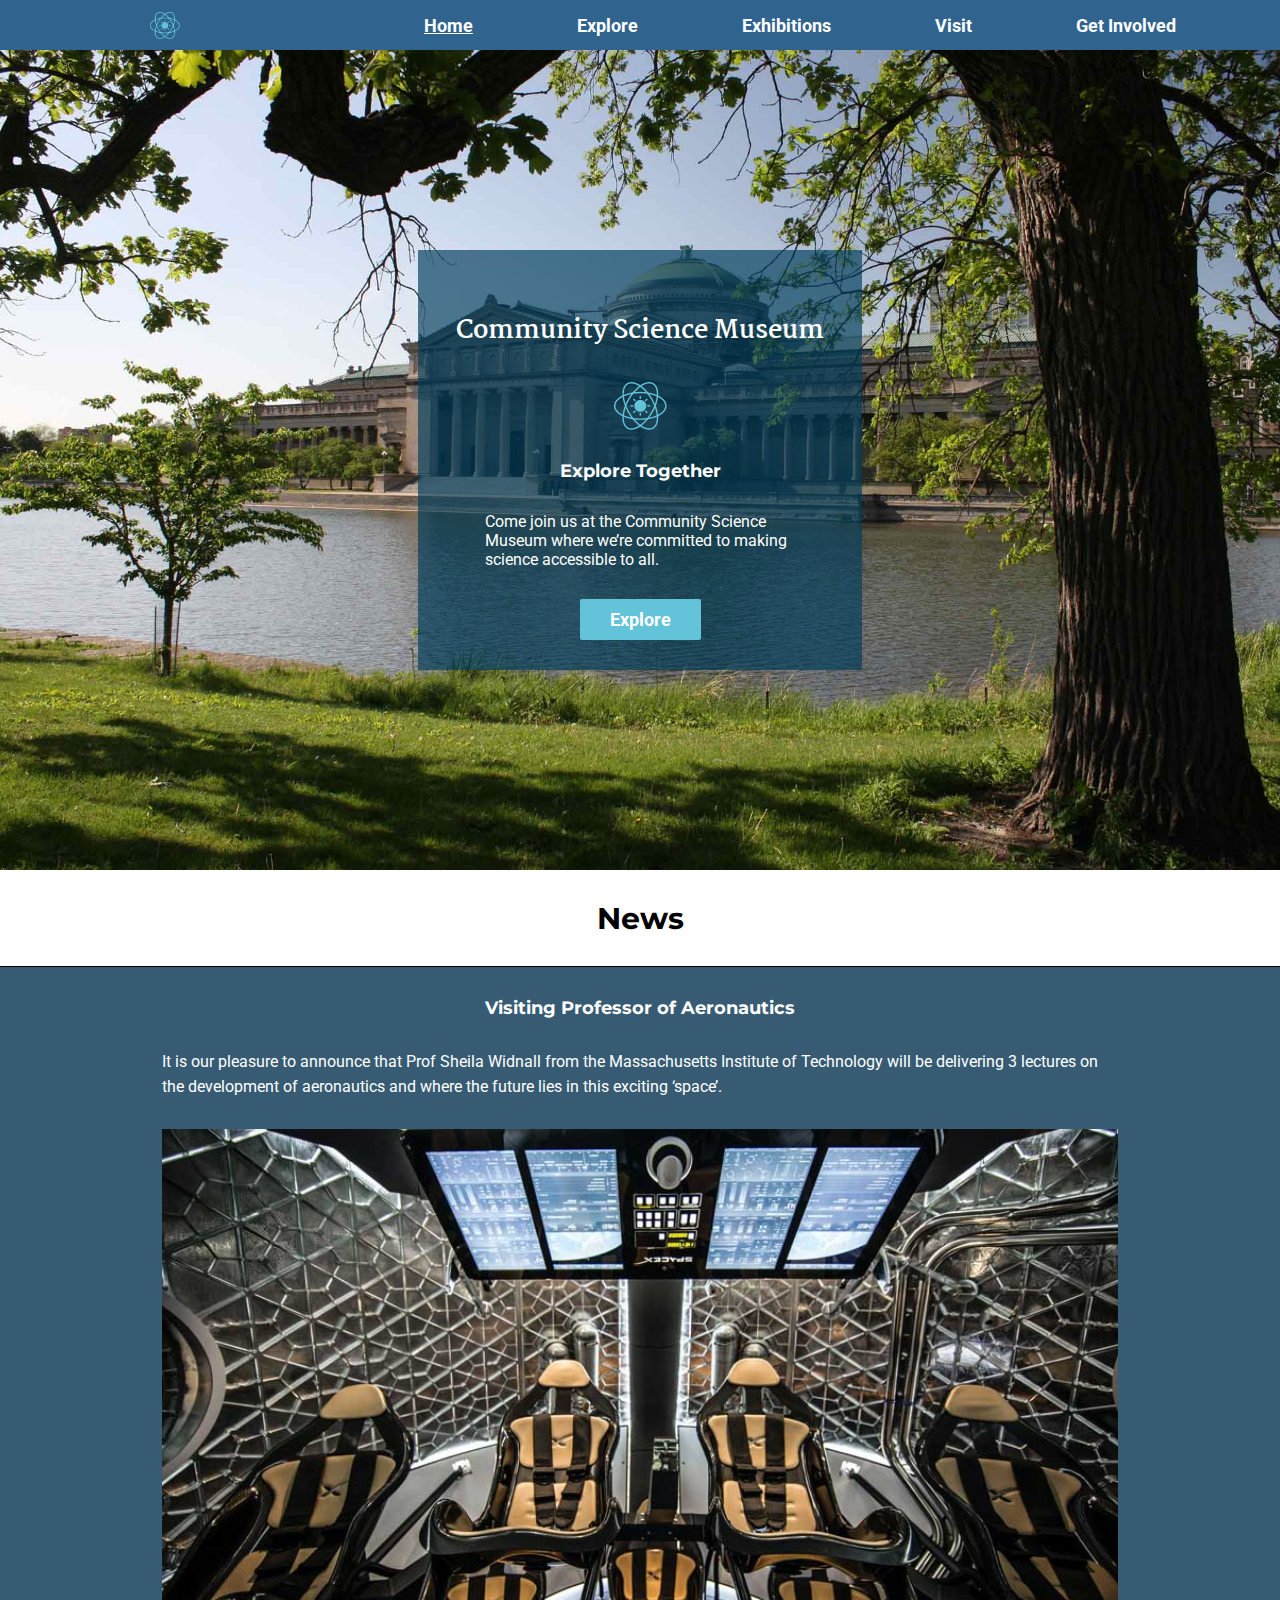
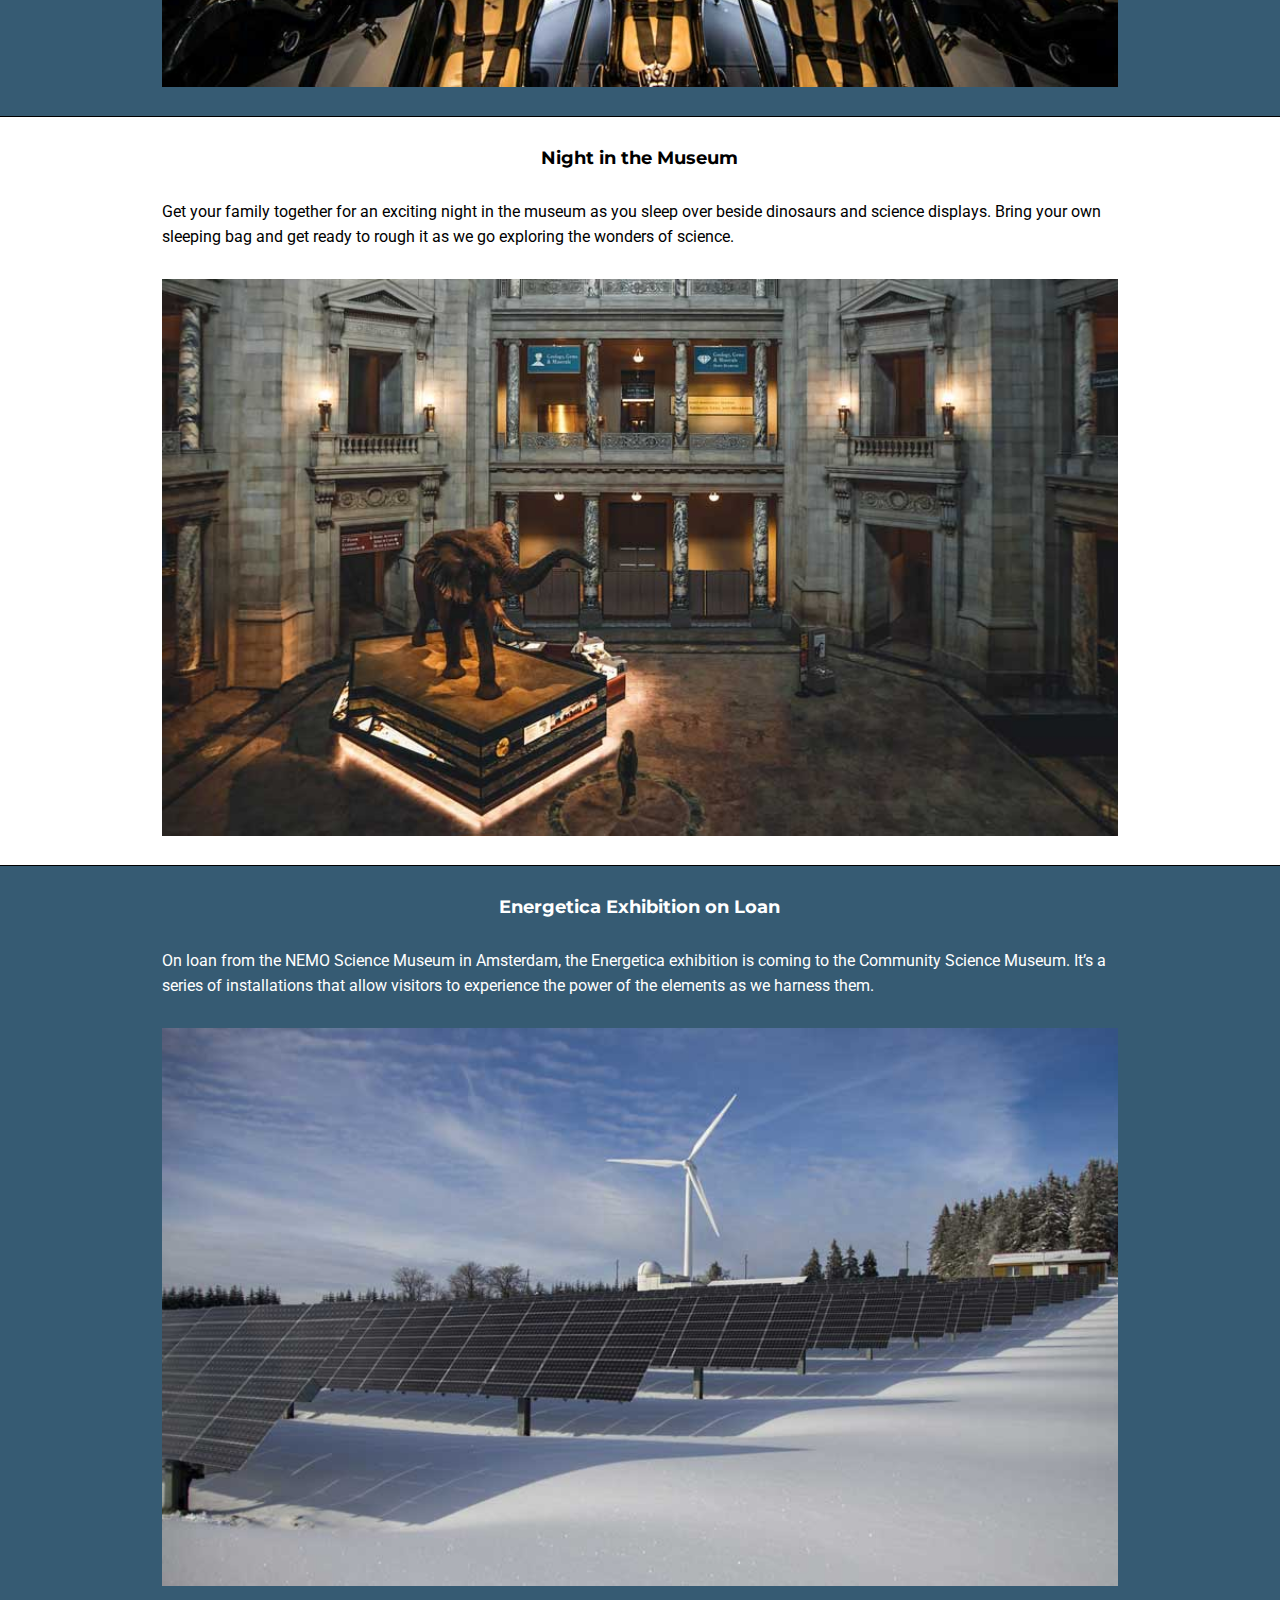
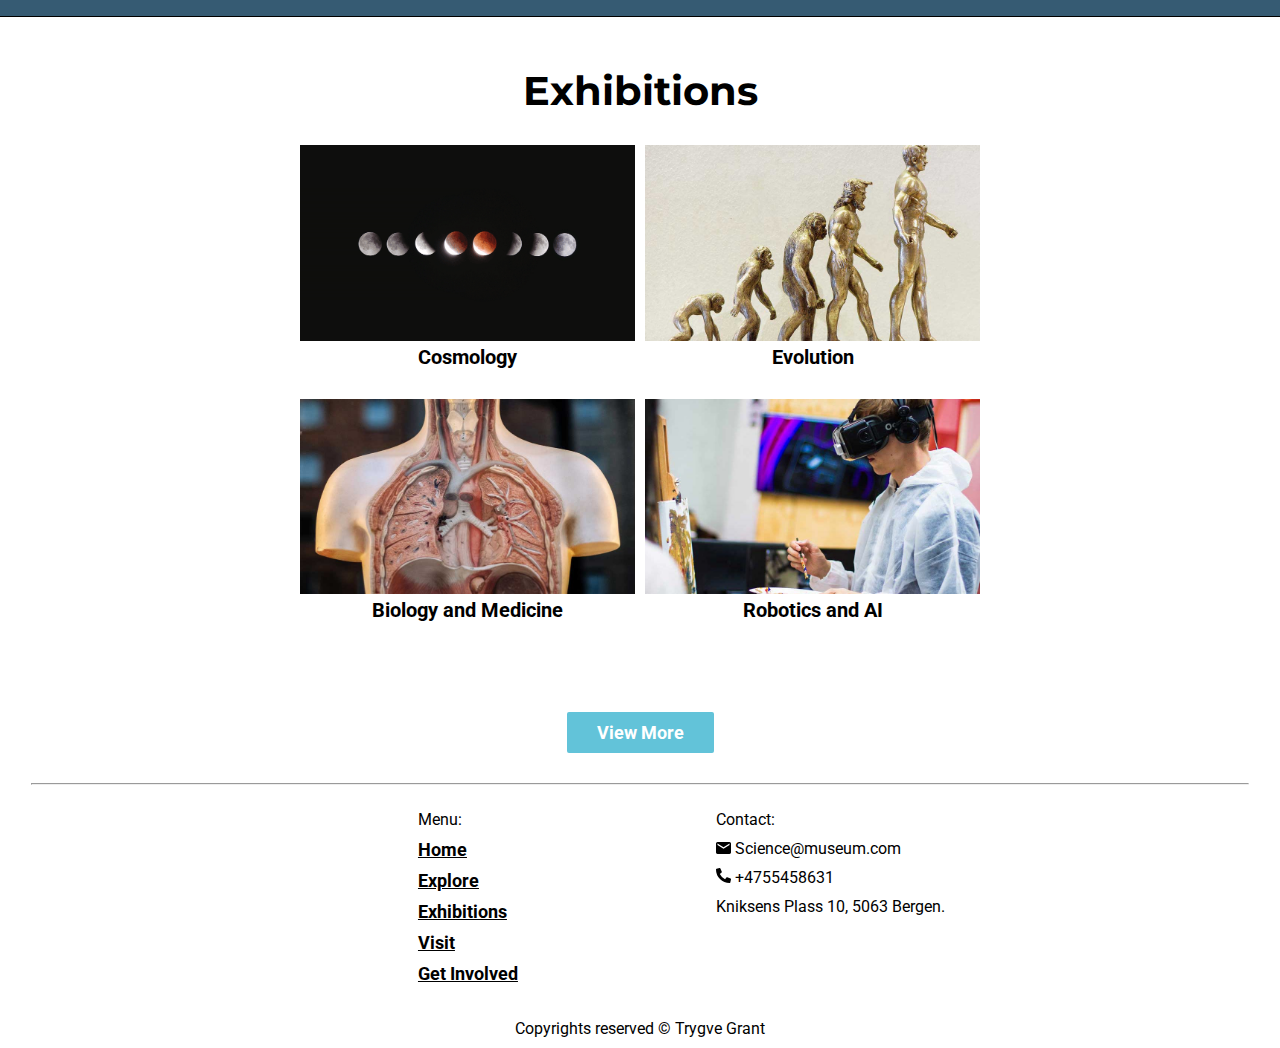
<file: index.html>
<!DOCTYPE html>
<html lang="en">
<head>
    <meta charset="UTF-8">
    <meta name="viewport" content="width=device-width, initial-scale=1.0">
    <title>Community Science Museum</title>
    <meta name="description" content="Come join us at the Community Science Museum where we’re committed 
    to making science accessible to all.">
    <link rel="stylesheet" href="style.css">
</head>
<body>
   <header>
        <div class="header-logo">
            <a href="#"><img src="/optimalisert/icon-1719742.png" alt="Logo"></a>
        </div>
        <nav>
            <ul class="navbar-head">
                <li><a id="activehead" href="#">Home</a></li>
                <li><a href="/explore.html">Explore</a></li>
                <li><a href="/Exhibitions.html">Exhibitions</a></li>
                <li><a href="/visit.html">Visit</a></li>
                <li><a href="/involved.html">Get Involved</a></li>
            </ul>
        </nav>
        <div class="hamburger">
            <img class="burgerjs" src="/optimalisert/burger2x.png" alt="Hamburger meny">
        </div>
    </header>
<main>
    <ul class="navbar">
        <li id="active"><a href="#">Home</a></li>
        <li><a href="/explore.html">Explore</a></li>
        <li><a href="/Exhibitions.html">Exhibitions</a></li>
        <li><a href="/visit.html">Visit</a></li>
        <li><a href="/involved.html">Get Involved</a></li>
    </ul>
    <div class="hero">
        <div class="indexbox">
            <h1>Community Science Museum</h1>
            <div class="logo">
                <img src="/optimalisert/icon-1719742.png" alt="Logo">
            </div>
            <h2>Explore Together</h2>
            <p>Come join us at the Community Science Museum where we’re committed 
            to making science accessible to all.
            </p>
            <a class="btn" href="/explore.html">Explore</a>
            <img src="/optimalisert/skalert/andrew-ruiz-348421.jpg" alt="Space Man Picture" id="space">
        </div>
    </div>
    <h2 id="news">News</h2>
    <div class="newz">
        <div class="cards dark">
            <div class="images">
                <h3>Visiting Professor of Aeronautics</h3>
                <p>It is our pleasure to announce that Prof Sheila Widnall from 
                the Massachusetts Institute of Technology will be delivering 3 
                lectures on the development of aeronautics and where the future 
                lies in this exciting ‘space’.
                </p>
                <img src="/optimalisert/skalert/Spaceship.jpg" alt="Inside Spaceship">
            </div>
        </div>
        <div class="cards">
            <div class="images">
                <h3>Night in the Museum</h3>
                <p>Get your family together for an exciting night in the 
                    museum as you sleep over beside dinosaurs and science displays. 
                    Bring your own sleeping bag and get ready to rough it as we go 
                    exploring the wonders of science.
                </p>
                <img src="/optimalisert/skalert/roberto-nickson-396152.jpg" alt="Night at the museum">
            </div>
        </div>
        <div class="cards dark">
            <div class="images">
                <h3>Energetica Exhibition on Loan</h3>
                <p>On loan from the NEMO Science Museum in Amsterdam, the Energetica 
                    exhibition is coming to the Community Science Museum. It’s a 
                    series of installations that allow visitors to experience the 
                    power of the elements as we harness them. 
                </p>
                <img src="/optimalisert/skalert/SolarPower.jpg" alt="Image of Solar power">
            </div>
        </div>
    </div>
    <h3 id="exhibit">Exhibitions</h3>
    <div class="exhibitions">
        <figure>
            <img src="/optimalisert/skalert/celso-405219.png" alt="Lunar cycle">
            <figcaption>Cosmology</figcaption>
        </figure>
        <figure>
            <img src="/optimalisert/skalert/evolution-4107273_1920.jpg" alt="Evolution">
            <figcaption>Evolution</figcaption>
        </figure>
        <figure>
            <img src="/optimalisert/skalert/samuel-zeller-113381.jpg" alt="The human body">
            <figcaption>Biology and Medicine</figcaption>
        </figure>
        <figure>
            <img src="/optimalisert/skalert/billetto-editorial-334686.jpg" alt="VR painting">
            <figcaption>Robotics and AI</figcaption>
        </figure>
    </div>
    <div class="exhibitbtn">
        <a class="btn" href="/Exhibitions.html">View More</a>
    </div>
</main>
<hr id="line">
<footer class="footergrid">
    <div class="fmenu">
        <p>Menu:</p>
        <p><a href="/index.html">Home</a></p>
        <p><a href="/explore.html">Explore</a></p>
        <p><a href="/Exhibitions.html">Exhibitions</a></p>
        <p><a href="/visit.html">Visit</a></p>
        <p><a href="/involved.html">Get Involved</a></p>
    </div>
    <div class="fcontact">
        <p>Contact:</p>
        <p><img src="/optimalisert/Iconmaterial-email.svg" alt="Email Icon"> Science@museum.com</p>
        <p><img src="/optimalisert/Iconawesome-phone-alt.svg" alt="Phone icon"> +4755458631</p>
        <p>Kniksens Plass 10, 5063 Bergen.</p>
    </div>
    <p id="copyright">Copyrights reserved © Trygve Grant</p>
</footer>
    <script src="./js/script.js">
    </script>
</body>
</html>
</file>
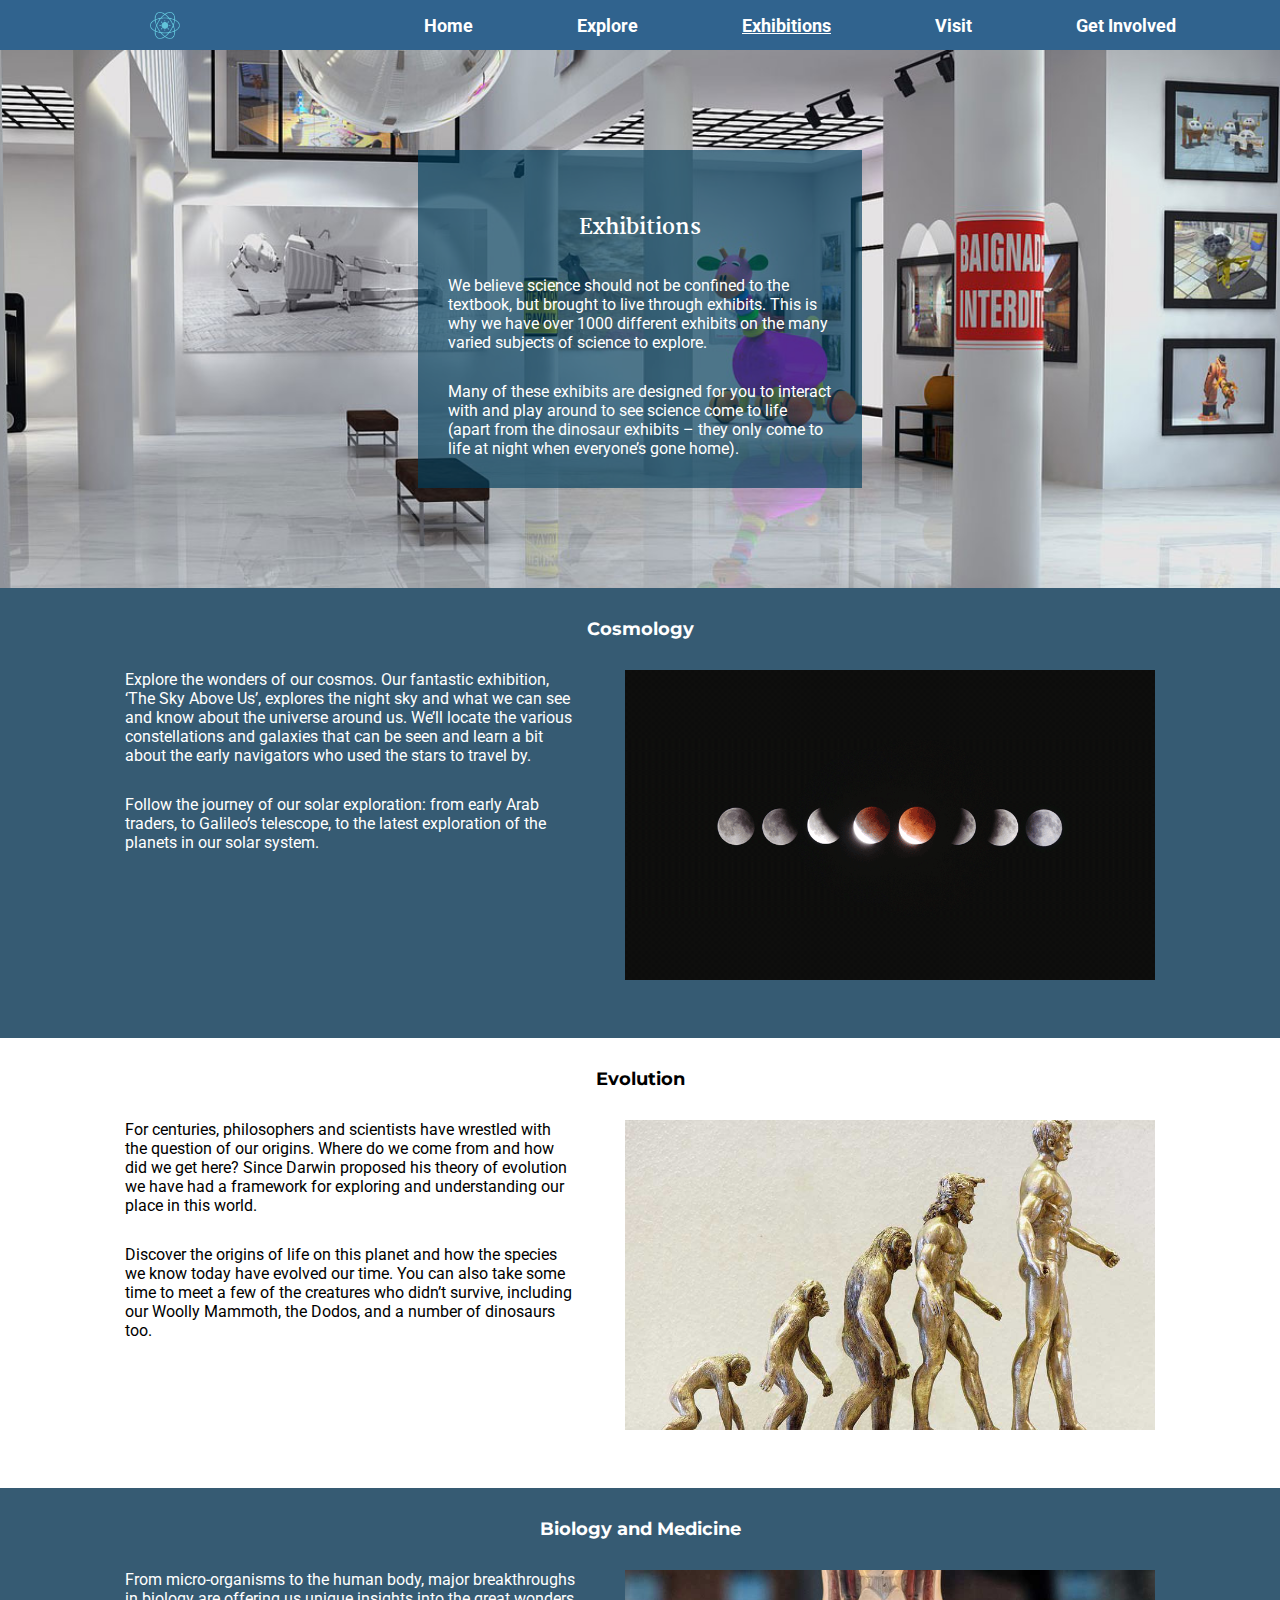
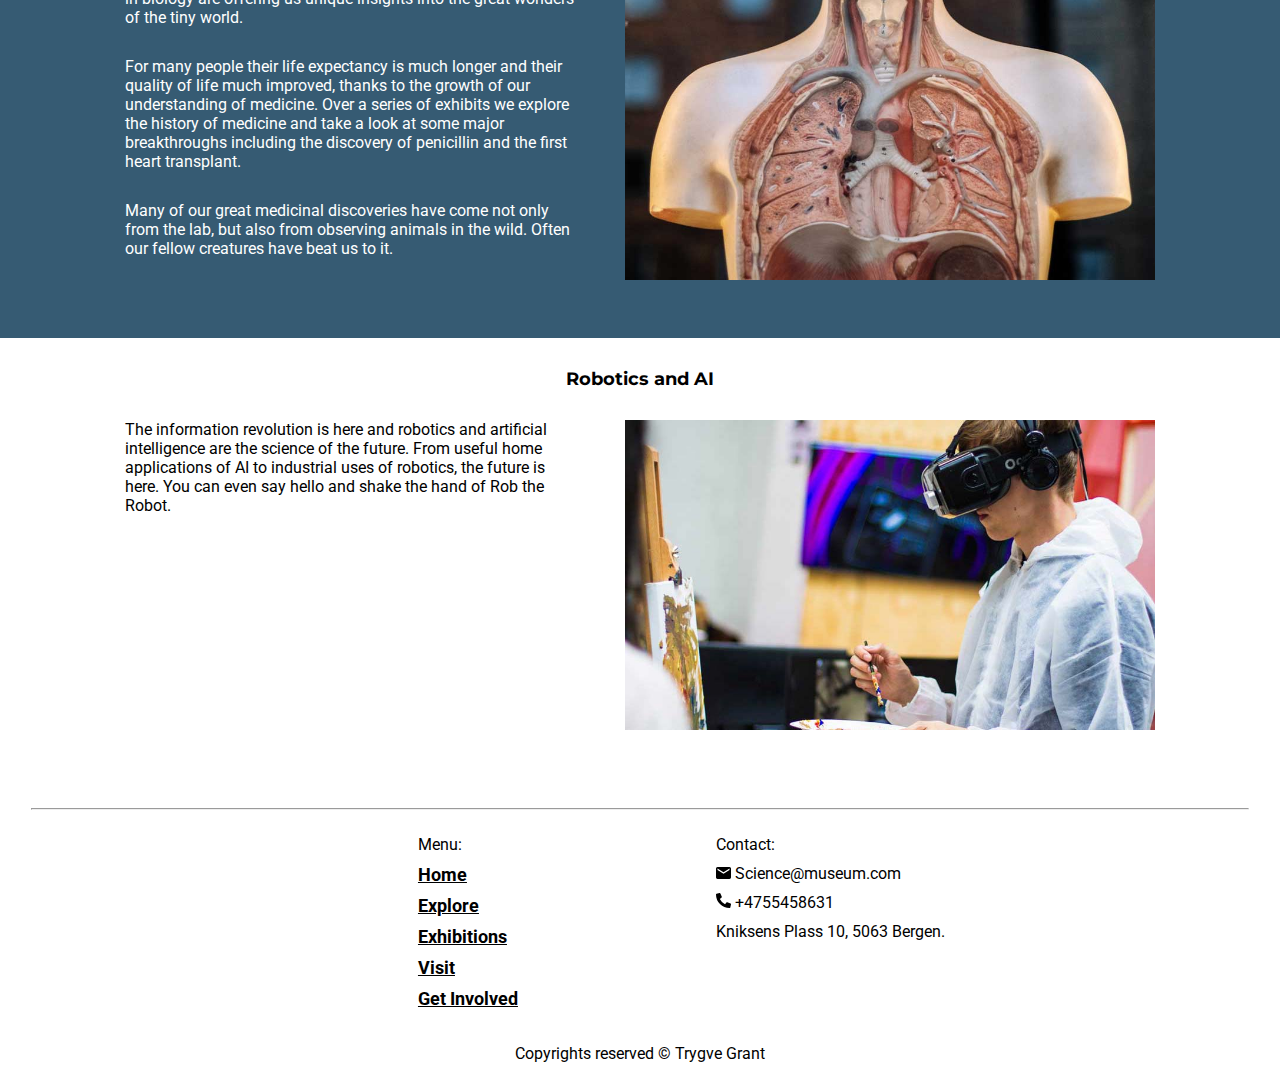
<file: Exhibitions.html>
<!DOCTYPE html>
<html lang="en">
<head>
    <meta charset="UTF-8">
    <meta name="viewport" content="width=device-width, initial-scale=1.0">
    <title>Exhibitions | Community Science Museum</title>
    <meta name="description" content="We believe science should not be confined to the textbook, 
    but brought to live through exhibits.">
    <link rel="stylesheet" href="style.css">
</head>
<body>
    <header>
        <div class="header-logo">
            <a href="/index.html"><img src="/optimalisert/icon-1719742.png" alt="Logo"></a>
        </div>
        <nav>
            <ul class="navbar-head">
                <li><a href="/index.html">Home</a></li>
                <li><a href="/explore.html">Explore</a></li>
                <li><a id="activehead" href="#">Exhibitions</a></li>
                <li><a href="/visit.html">Visit</a></li>
                <li><a href="/involved.html">Get Involved</a></li>
            </ul>
        </nav>
        <div class="hamburger">
            <img class="burgerjs" src="/optimalisert/burger2x.png" alt="Hamburger meny">
        </div>
    </header>
    <main>
        <ul class="navbar">
            <li><a href="/index.html">Home</a></li>
            <li><a href="/explore.html">Explore</a></li>
            <li id="active"><a href="#">Exhibitions</a></li>
            <li><a href="/visit.html">Visit</a></li>
            <li><a href="/involved.html">Get Involved</a></li>
        </ul>
        <div class="hero-exhibit">
            <div class="box">
                <h1>Exhibitions</h1>
                <p>We believe science should not be confined to the textbook, 
                    but brought to live through exhibits. This is why we have 
                    over 1000 different exhibits on the many varied subjects of 
                    science to explore. 
                </p>
                <p>Many of these exhibits are designed for 
                    you to interact with and play around to see science come to 
                    life (apart from the dinosaur exhibits – they only come to 
                    life at night when everyone’s gone home).
                </p>
                <img id="mammoth" src="/optimalisert/skalert/mammoth.jpg" alt="Mammoth skeleton">
            </div>
        </div>
        <div class="blocks-exhibit dark">
            <h3>Cosmology</h3>
            <div class="rev">
                <div class="exbox">  
                    <p>Explore the wonders of our cosmos. Our fantastic exhibition, 
                        ‘The Sky Above Us’, explores the night sky and what we can 
                        see and know about the universe around us. We’ll locate the
                        various constellations and galaxies that can be seen and 
                        learn a bit about the early navigators who used the stars 
                        to travel by.
                    </p>
                    <p>Follow the journey of our solar exploration: from early
                        Arab traders, to Galileo’s telescope, to the latest
                        exploration of the planets in our solar system.
                    </p>
                </div>
                <div class="pics">
                    <img src="/optimalisert/skalert/celso-405219.png" alt="Lunar cycle">
                </div>
            </div>
        </div>
        <div class="blocks-exhibit">
            <h3>Evolution</h3>
            <div class="rev">
                <div class="exbox">
                    <p>For centuries, philosophers and scientists have wrestled with
                        the question of our origins. Where do we come from and how 
                        did we get here? Since Darwin proposed his theory of 
                        evolution we have had a framework for exploring and 
                        understanding our place in this world.
                    </p>
                    <p>Discover the origins of life on this planet and how the species
                        we know today have evolved our time. You can also take some
                        time to meet a few of the creatures who didn’t survive, 
                        including our Woolly Mammoth, the Dodos, and a number of 
                        dinosaurs too.
                    </p>
                </div>
                <div class="pics">
                    <img src="/optimalisert/skalert/evolution-4107273_1920.jpg" alt="Evolution">
                </div>
            </div>
        </div>
        <div class="blocks-exhibit dark"> 
            <h3>Biology and Medicine</h3>
            <div class="rev">
                <div class="exbox">   
                    <p>From micro-organisms to the human body, major breakthroughs
                        in biology are offering us unique insights into the great
                        wonders of the tiny world.
                    </p>
                    <p>For many people their life expectancy is much longer and
                        their quality of life much improved, thanks to the growth
                        of our understanding of medicine. Over a series of exhibits
                        we explore the history of medicine and take a look at some
                            major breakthroughs including the discovery of penicillin
                            and the first heart transplant.
                    </p>
                    <p>Many of our great medicinal discoveries have come not only
                        from the lab, but also from observing animals in the wild.
                        Often our fellow creatures have beat us to it.
                    </p>
                </div>
                <div class="pics">
                    <img src="/optimalisert/skalert/samuel-zeller-113381.jpg" alt="The Human Body">
                </div>
            </div>
        </div>
        <div class="blocks-exhibit">
            <h3>Robotics and AI</h3>
            <div class="rev">
                <div class="exbox"> 
                    <p>The information revolution is here and robotics and
                    artificial intelligence are the science of the future.
                    From useful home applications of AI to industrial uses
                    of robotics, the future is here. You can even say hello
                        and shake the hand of Rob the Robot.
                    </p>
                </div>
                <div class="pics">
                    <img src="/optimalisert/skalert/billetto-editorial-334686.jpg" alt="VR painting">
                </div>
            </div>
        </div>
    </main>
    <hr>
    <footer class="footergrid">
        <div class="fmenu">
            <p>Menu:</p>
            <p><a href="/index.html">Home</a></p>
            <p><a href="/explore.html">Explore</a></p>
            <p><a href="/Exhibitions.html">Exhibitions</a></p>
            <p><a href="/visit.html">Visit</a></p>
            <p><a href="/involved.html">Get Involved</a></p>
        </div>
        <div class="fcontact">
            <p>Contact:</p>
            <p><img src="/optimalisert/Iconmaterial-email.svg" alt="Email Icon"> Science@museum.com</p>
            <p><img src="/optimalisert/Iconawesome-phone-alt.svg" alt="Phone icon"> +4755458631</p>
            <p>Kniksens Plass 10, 5063 Bergen.</p>
        </div>
        <p id="copyright">Copyrights reserved © Trygve Grant</p>
    </footer>
    <script src="./js/script.js">
    </script>
</body>
</html>
</file>
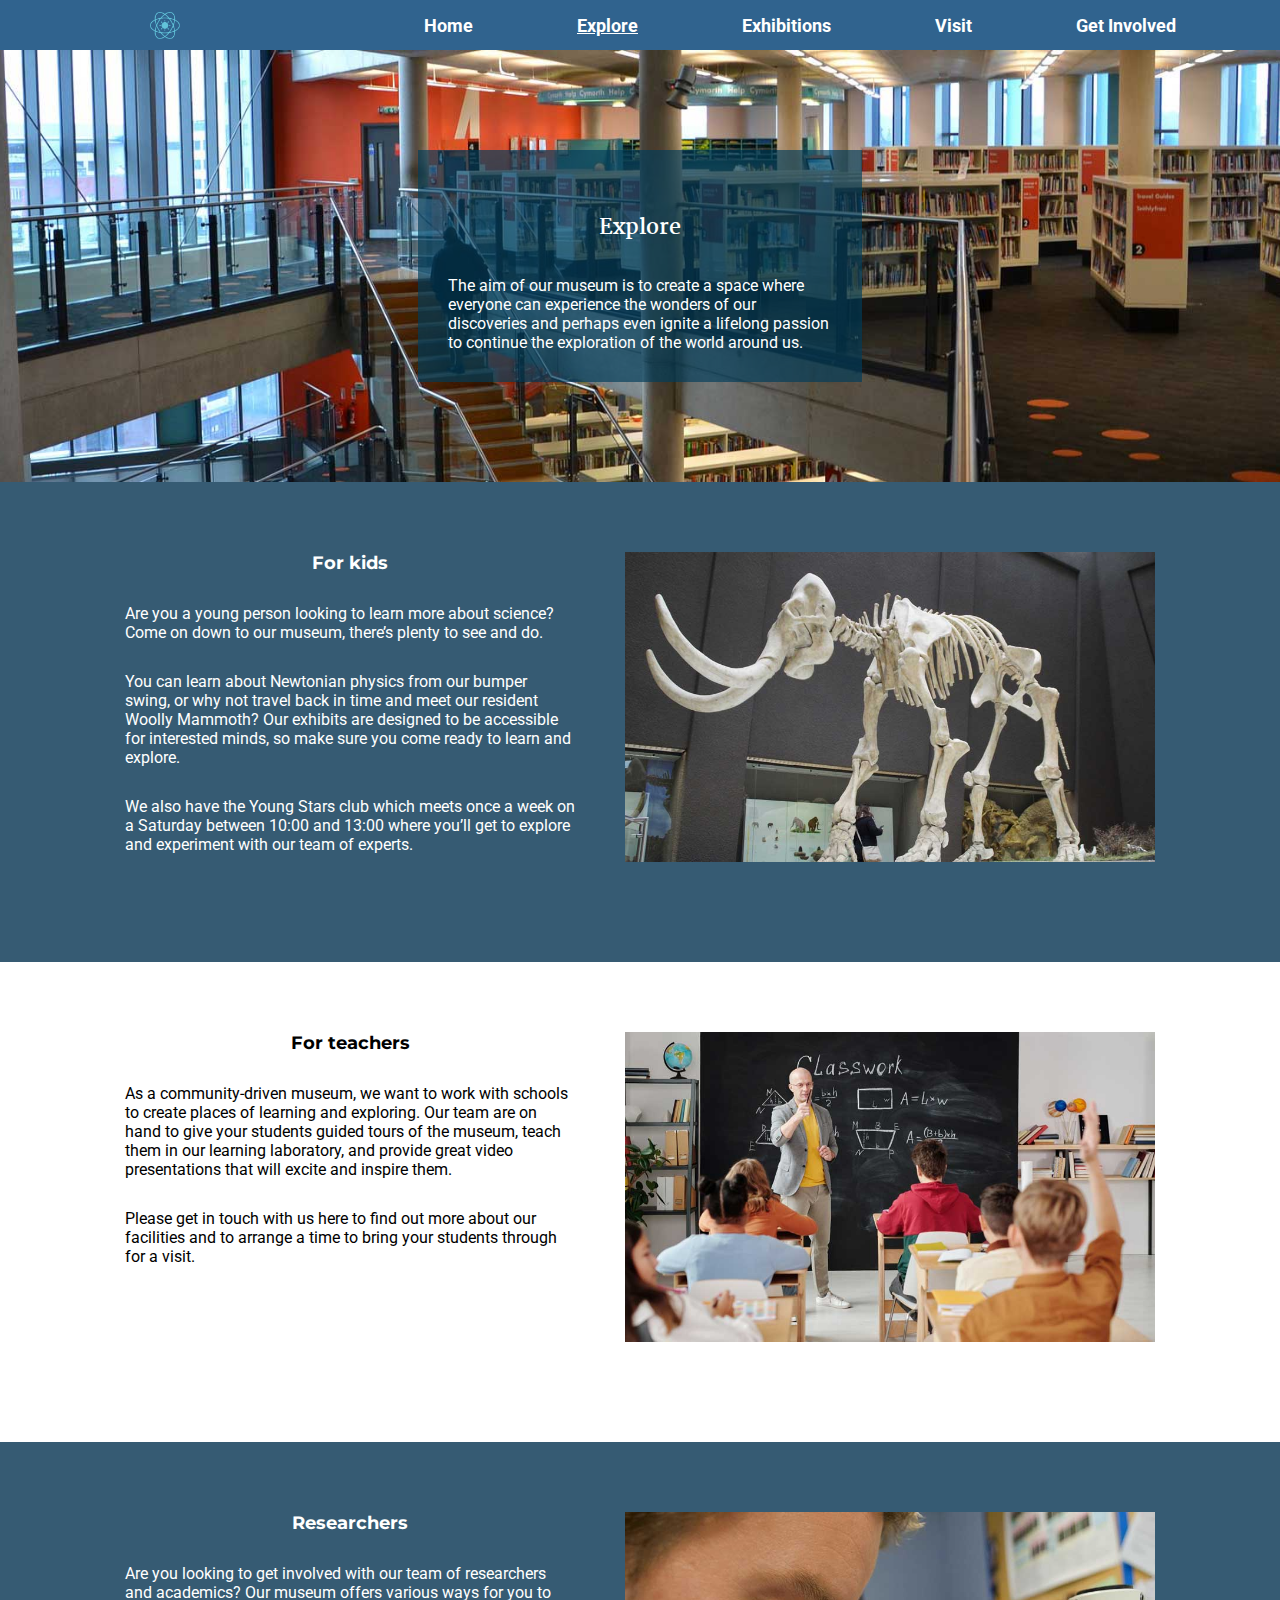
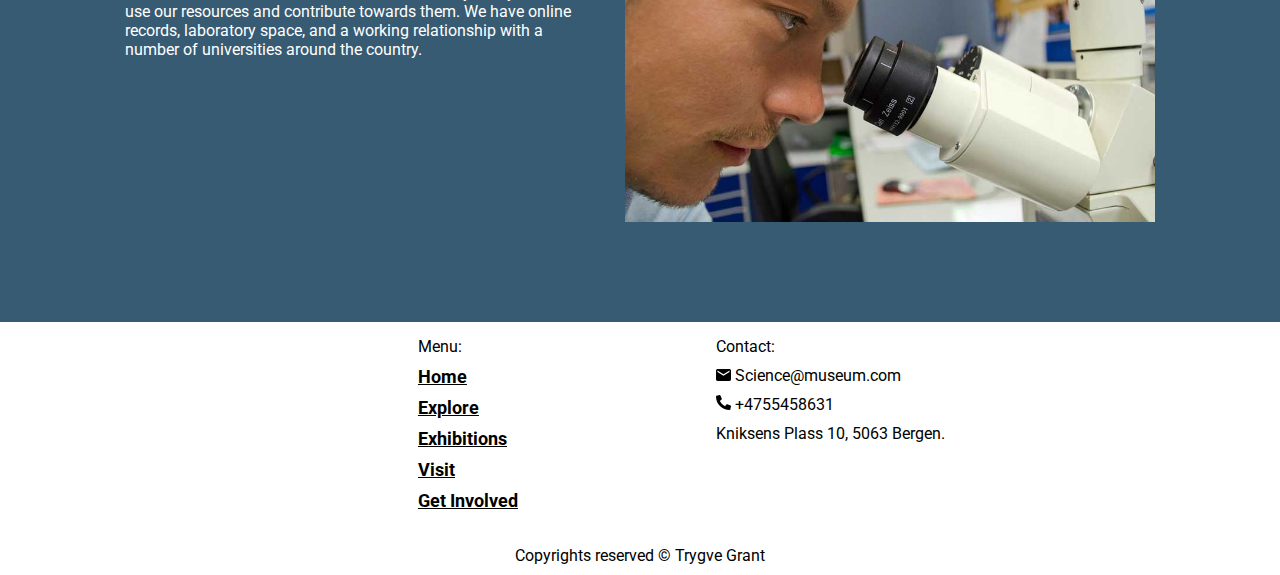
<file: explore.html>
<!DOCTYPE html>
<html lang="en">
<head>
    <meta charset="UTF-8">
    <meta name="viewport" content="width=device-width, initial-scale=1.0">
    <title>Explore | Community Science Museum</title>
    <meta name="description" content="The aim of our museum is to create a space where everyone 
    can experience the wonders of our discoveries.">
    <link rel="stylesheet" href="style.css">
</head>
<body>
    <header>
        <div class="header-logo">
            <a href="/index.html"><img src="/optimalisert/icon-1719742.png" alt="Logo"></a>
        </div>
        <nav>
            <ul class="navbar-head">
                <li><a href="/index.html">Home</a></li>
                <li><a id="activehead" href="#">Explore</a></li>
                <li><a href="/Exhibitions.html">Exhibitions</a></li>
                <li><a href="/visit.html">Visit</a></li>
                <li><a href="/involved.html">Get Involved</a></li>
            </ul>
        </nav>
        <div class="hamburger">
            <img class="burgerjs" src="/optimalisert/burger2x.png" alt="Hamburger meny">
        </div>
    </header>
    <main>
        <ul class="navbar">
            <li><a href="/index.html">Home</a></li>
            <li id="active"><a href="#">Explore</a></li>
            <li><a href="/Exhibitions.html">Exhibitions</a></li>
            <li><a href="/visit.html">Visit</a></li>
            <li><a href="/involved.html">Get Involved</a></li>
        </ul>
        <div class="hero-explore">
            <div class="box">
                <h1>Explore</h1>
                <p>The aim of our museum is to create a space where everyone 
                    can experience the wonders of our discoveries and perhaps 
                    even ignite a lifelong passion to continue the exploration 
                    of the world around us.
                </p>
                <img id="science" src="/optimalisert/skalert/scientific-2040795_1280.jpg" alt="Scientific picture">
            </div>
        </div>
        <div class="blocks dark">
            <div class="exbox">
                <h3>For kids</h3>
                <p>Are you a young person looking to learn more about science? 
                    Come on down to our museum, there’s plenty to see and do.
                </p>
                <p>You can learn about Newtonian physics from our bumper swing, 
                    or why not travel back in time and meet our resident Woolly 
                    Mammoth? Our exhibits are designed to be 
                    accessible for interested minds, so make sure you come ready 
                    to learn and explore.
                </p>
                <p>We also have the Young Stars club which meets once a week on a 
                    Saturday between 10:00 and 13:00 where you’ll get to explore 
                    and experiment with our team of experts.
                </p>
            </div>
            <div class="pics">
                <img src="/optimalisert/skalert/mammoth.jpg" alt="Mammoth Skeleton">
            </div>
        </div>
        <div class="blocks">
            <div class="exbox">
                <h3>For teachers</h3>
                <p>As a community-driven museum, we want to work with schools 
                    to create places of learning and exploring. Our team are on 
                    hand to give your students guided tours of the museum, teach 
                    them in our learning laboratory, and provide great video
                    presentations that will excite and inspire them.
                </p>
                <p>Please get in touch with us here to find out more about our 
                    facilities and to arrange a time to bring your students 
                    through for a visit.
                </p>
            </div>
            <div class="pics">
                <img src="/optimalisert/skalert/Teacher.jpg" alt="Teacher in classroom">
            </div>
        </div>
        <div class="blocks dark">
            <div class="exbox">
                <h3>Researchers</h3>
                <p>Are you looking to get involved with our team of researchers 
                    and academics? Our museum offers various ways for you to 
                    use our resources and contribute towards them. We have 
                    online records, laboratory space, and a working relationship
                    with a number of universities around the country.
                </p>
            </div>
            <div class="pics">
                <img src="/optimalisert/skalert/Researcher.jpg" alt="image of researcher">
            </div>
        </div>
    </main>
    <footer class="footergrid">
        <div class="fmenu">
            <p>Menu:</p>
            <p><a href="/index.html">Home</a></p>
            <p><a href="/explore.html">Explore</a></p>
            <p><a href="/Exhibitions.html">Exhibitions</a></p>
            <p><a href="/visit.html">Visit</a></p>
            <p><a href="/involved.html">Get Involved</a></p>
        </div>
        <div class="fcontact">
            <p>Contact:</p>
            <p><img src="/optimalisert/Iconmaterial-email.svg" alt="Email Icon"> Science@museum.com</p>
            <p><img src="/optimalisert/Iconawesome-phone-alt.svg" alt="Phone icon"> +4755458631</p>
            <p>Kniksens Plass 10, 5063 Bergen.</p>
        </div>
        <p id="copyright">Copyrights reserved © Trygve Grant</p>
    </footer>
    <script src="./js/script.js">
    </script>
</body>
</html>
</file>
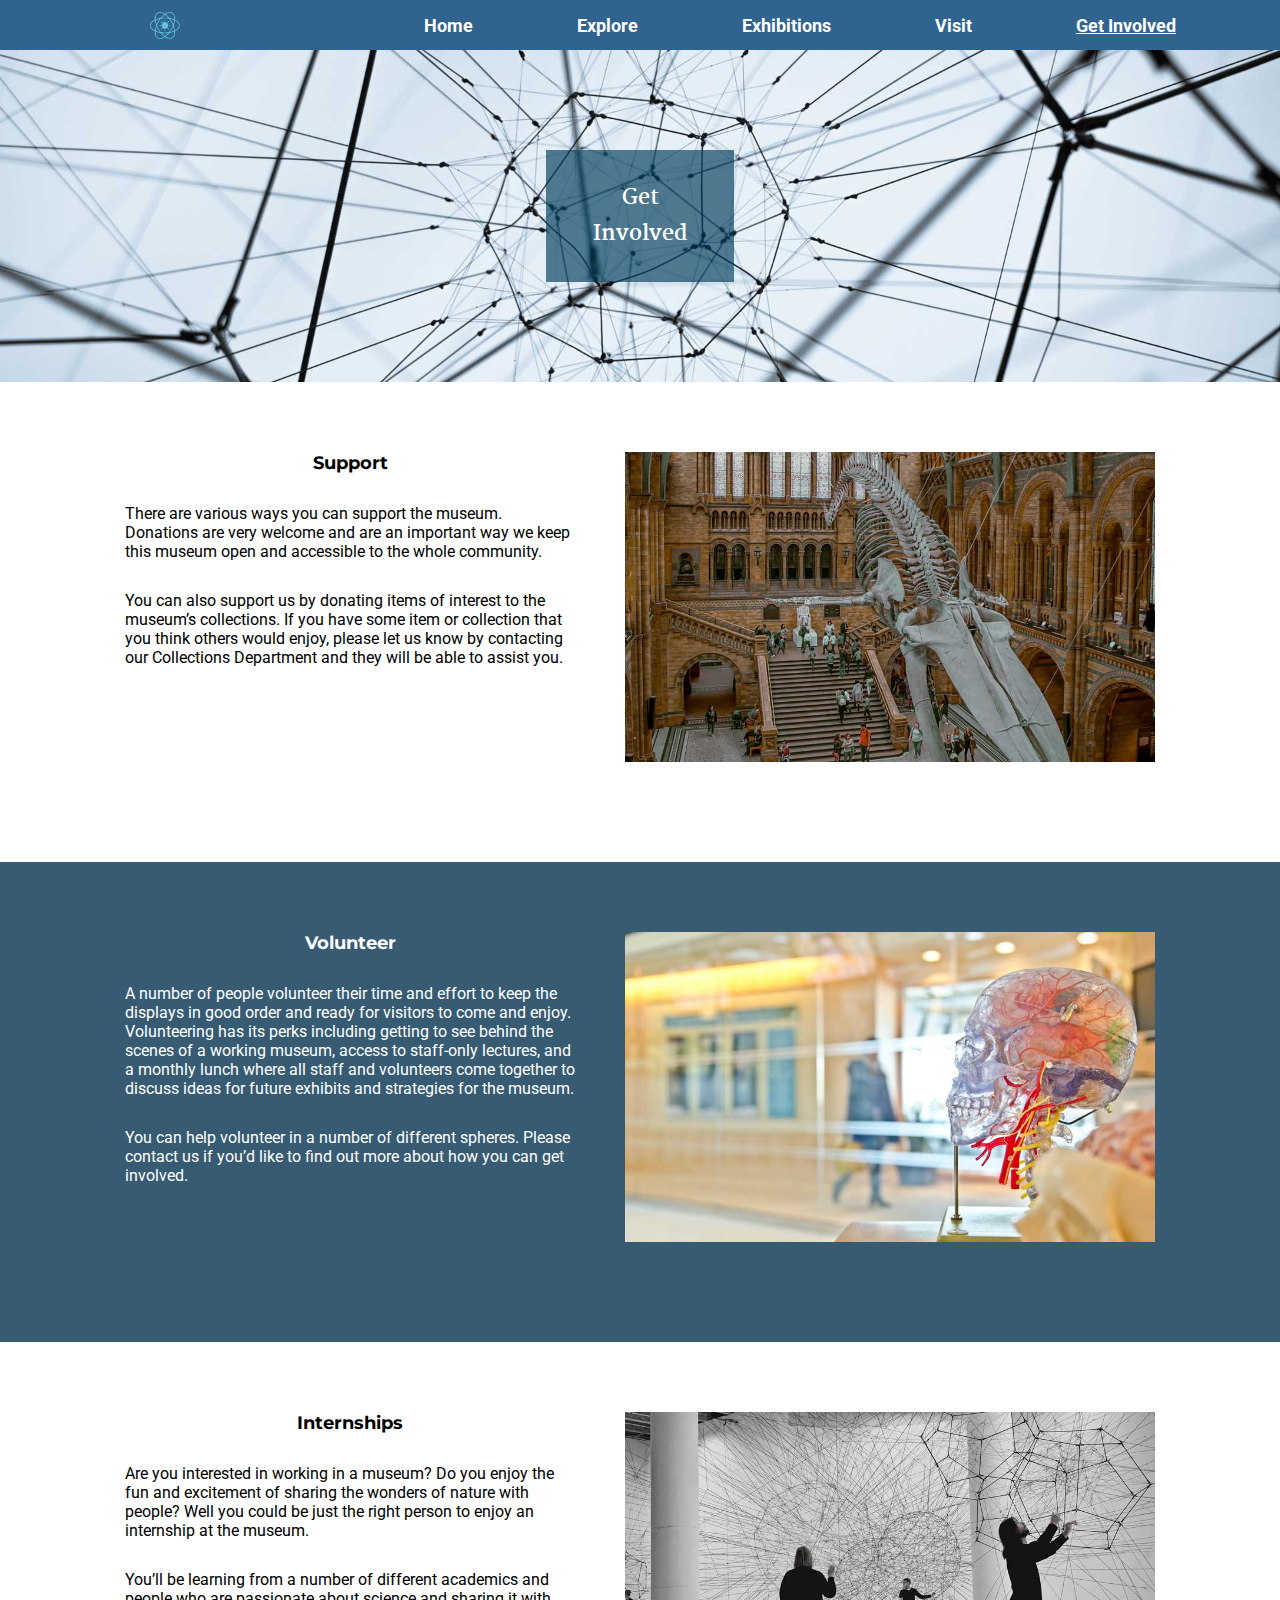
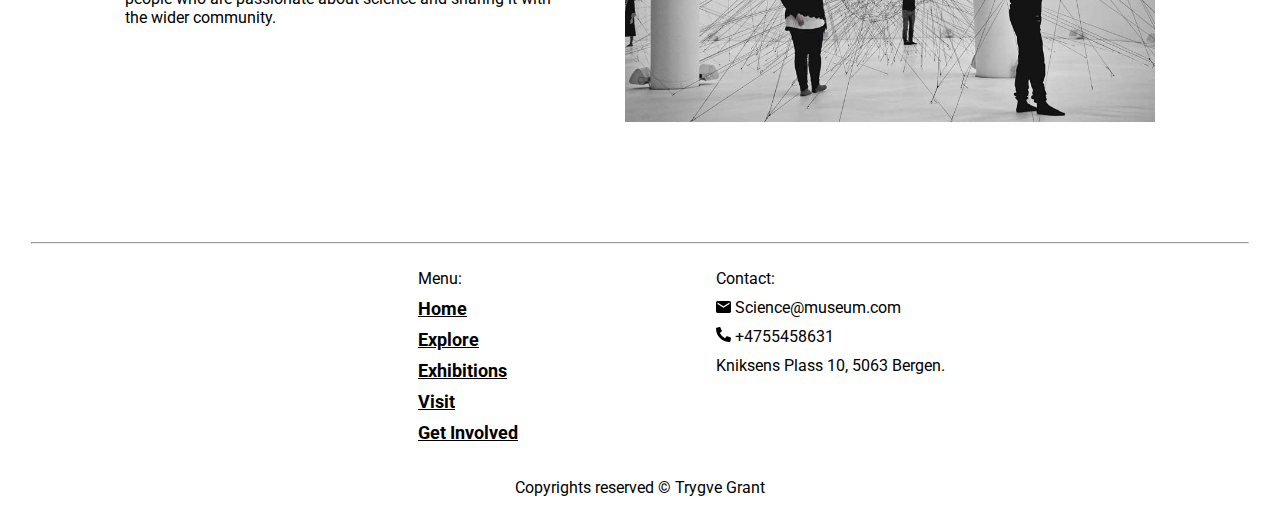
<file: involved.html>
<!DOCTYPE html>
<html lang="en">
<head>
    <meta charset="UTF-8">
    <meta name="viewport" content="width=device-width, initial-scale=1.0">
    <title>Get Involved | Communuity Science Museum</title>
    <meta name="description" content="Are you interested in working in a museum? Do you enjoy the fun 
    and excitement of sharing the wonders of nature with people?">
    <link rel="stylesheet" href="style.css">
</head>
<body>
    <header>
        <div class="header-logo">
            <a href="/index.html"><img src="/optimalisert/icon-1719742.png" alt="Logo"></a>
        </div>
        <nav>
            <ul class="navbar-head">
                <li><a href="/index.html">Home</a></li>
                <li><a href="/explore.html">Explore</a></li>
                <li><a href="/Exhibitions.html">Exhibitions</a></li>
                <li><a href="/visit.html">Visit</a></li>
                <li><a id="activehead" href="#">Get Involved</a></li>
            </ul>
        </nav>
        <div class="hamburger">
            <img class="burgerjs" src="/optimalisert/burger2x.png" alt="Hamburger meny">
        </div>
    </header>
    <main>
        <ul class="navbar">
            <li><a href="/index.html">Home</a></li>
            <li><a href="/explore.html">Explore</a></li>
            <li><a href="/Exhibitions.html">Exhibitions</a></li>
            <li><a href="/visit.html">Visit</a></li>
            <li id="active"><a href="#">Get Involved</a></li>
        </ul>
        <div class="hero-involved">
            <div class="boxsmall">
                <h1>Get Involved</h1>
            </div>
        </div>
        <div class="blocks">
            <div class="exbox">
                <h3>Support</h3>
                <p>There are various ways you can support the museum. Donations
                    are very welcome and are an important way we keep this museum
                    open and accessible to the whole community. 
                </p>
                <p>You can also support us by donating items of interest to
                    the museum’s collections. If you have some item or collection
                    that you think others would enjoy, please let us know by
                    contacting our Collections Department and they will be able
                    to assist you.
                </p>
            </div>
            <div class="pics">
                <img src="/optimalisert/skalert/toa-heftiba-412579.jpg" alt="Fossil in museum">
            </div>
        </div>
        <div class="blocks dark">
            <div class="exbox">
                <h3>Volunteer</h3>
                <p>A number of people volunteer their time and effort to keep 
                    the displays in good order and ready for visitors to come 
                    and enjoy. Volunteering has its perks including getting to 
                    see behind the scenes of a working museum, access to staff-only 
                    lectures, and a monthly lunch where all staff and volunteers 
                    come together to discuss ideas for future exhibits and strategies 
                    for the museum.
                </p>
                <p>You can help volunteer in a number of different spheres. Please 
                    contact us if you’d like to find out more about how you can get 
                    involved. 
                </p>
            </div>
            <div class="pics">
                <img src="/optimalisert/skalert/jesse-orrico-60373.jpg" alt="The human head">
            </div>
        </div>
        <div class="blocks">
            <div class="exbox">
                <h3>Internships</h3>
                <p>Are you interested in working in a museum? Do you enjoy the fun 
                    and excitement of sharing the wonders of nature with people? 
                    Well you could be just the right person to enjoy an internship 
                    at the museum.
                </p>
                <p>You’ll be learning from a number of different academics and 
                    people who are passionate about science and sharing it with 
                    the wider community.
                </p>
            </div>
            <div class="pics">
                <img src="/optimalisert/skalert/sound-space-3851251_1920.jpg" alt="Sound space">
            </div>
        </div>
    </main>
    <hr>
    <footer class="footergrid">
        <div class="fmenu">
            <p>Menu:</p>
            <p><a href="/index.html">Home</a></p>
            <p><a href="/explore.html">Explore</a></p>
            <p><a href="/Exhibitions.html">Exhibitions</a></p>
            <p><a href="/visit.html">Visit</a></p>
            <p><a href="/involved.html">Get Involved</a></p>
        </div>
        <div class="fcontact">
            <p>Contact:</p>
            <p><img src="/optimalisert/Iconmaterial-email.svg" alt="Email Icon"> Science@museum.com</p>
            <p><img src="/optimalisert/Iconawesome-phone-alt.svg" alt="Phone icon"> +4755458631</p>
            <p>Kniksens Plass 10, 5063 Bergen.</p>
        </div>
        <p id="copyright">Copyrights reserved © Trygve Grant</p>
    </footer>
    <script src="./js/script.js">
    </script>
</body>
</html>
</file>
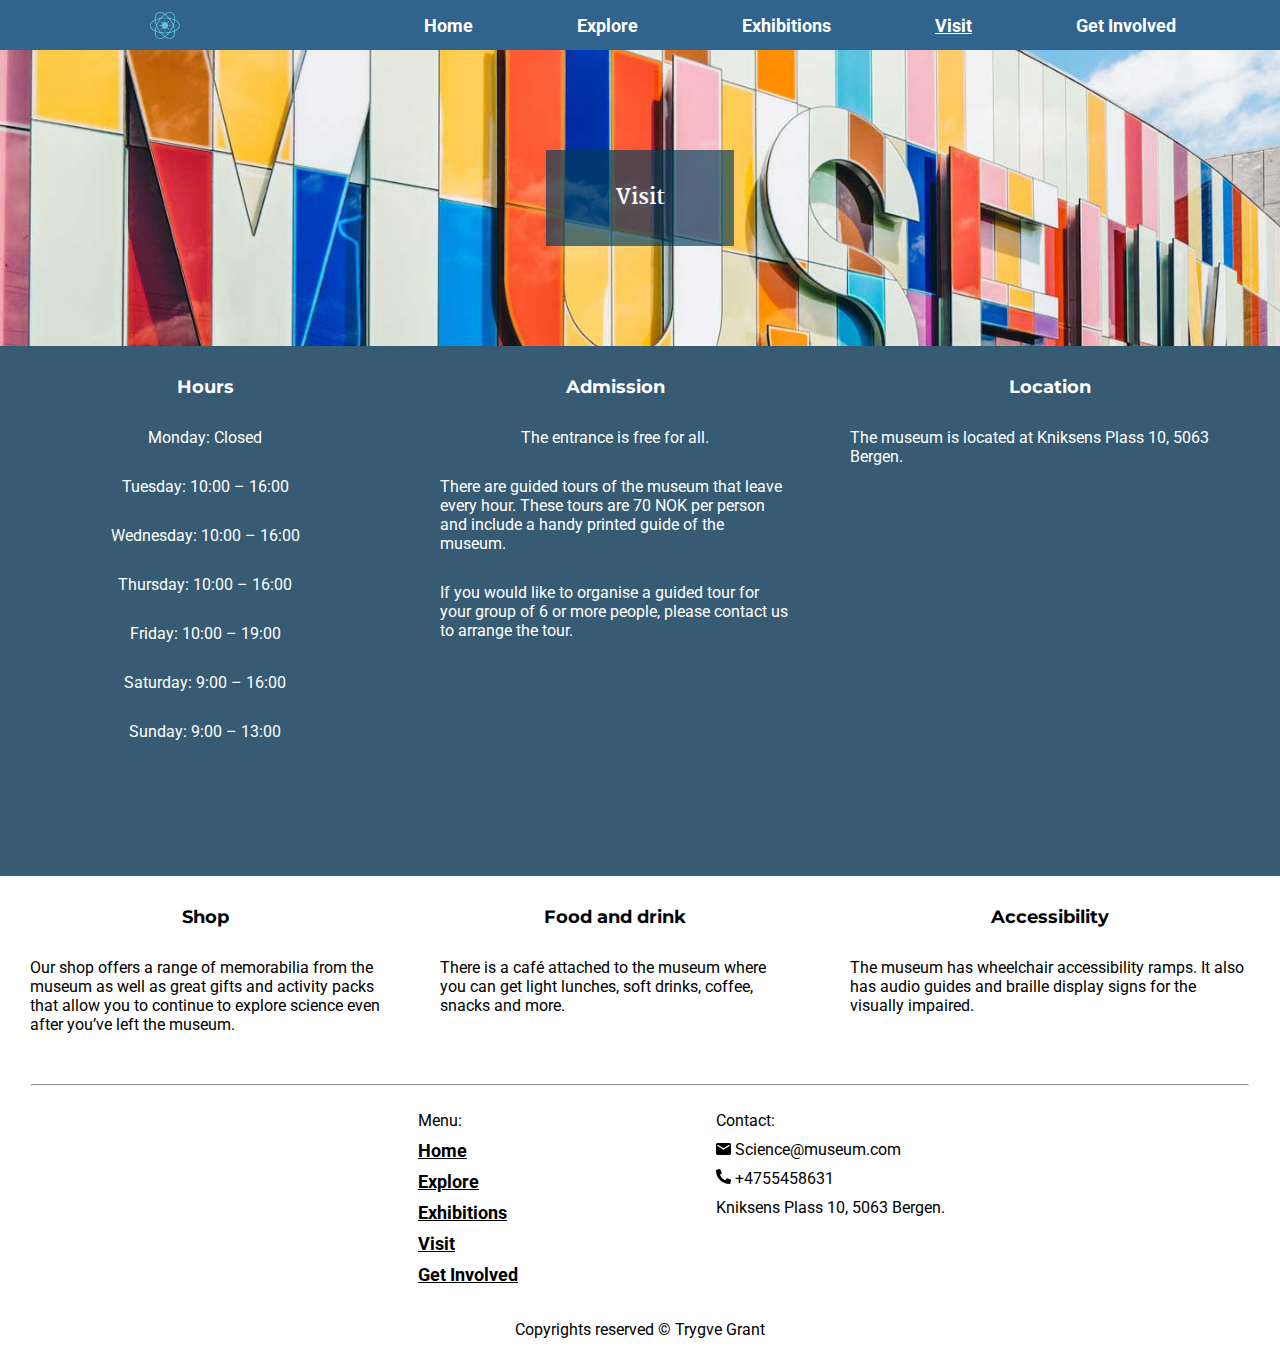
<file: visit.html>
<!DOCTYPE html>
<html lang="en">
<head>
    <meta charset="UTF-8">
    <meta name="viewport" content="width=device-width, initial-scale=1.0">
    <title>Visit | Community Science Museum</title>
    <meta name="description" content="Come visit the Community Science Museum. 
    Here you will find all relevant information about the museum">
    <link rel="stylesheet" href="style.css">
</head>
<body>
    <header>
        <div class="header-logo">
            <a href="/index.html"><img src="/optimalisert/icon-1719742.png" alt="Logo"></a>
        </div>
        <nav>
            <ul class="navbar-head">
                <li><a href="/index.html">Home</a></li>
                <li><a href="/explore.html">Explore</a></li>
                <li><a href="/Exhibitions.html">Exhibitions</a></li>
                <li><a id="activehead" href="#">Visit</a></li>
                <li><a href="/involved.html">Get Involved</a></li>
            </ul>
        </nav>
        <div class="hamburger">
            <img class="burgerjs" src="/optimalisert/burger2x.png" alt="Hamburger meny">
        </div>
    </header>
    <ul class="navbar">
        <li><a href="/index.html">Home</a></li>
        <li><a href="/explore.html">Explore</a></li>
        <li><a href="/Exhibitions.html">Exhibitions</a></li>
        <li id="active"><a href="#">Visit</a></li>
        <li><a href="/involved.html">Get Involved</a></li>
    </ul>
    <div class="hero-visit">
        <div class="boxsmall">
            <h1>Visit</h1>
        </div>
        <div class="images">
            <img id="museumpic" src="/optimalisert/skalert/scott-webb-102825.jpg" alt="Museum image">
        </div>
    </div>
    <main class="visitpage">    
        <h2 id="smap">Sitemap</h2>
        <nav class="sitemap">
            <ul>
                <li><a href="#location">Location</a></li>
                <li><a href="#hours">Hours</a></li>
                <li><a href="#food">Food and drink</a></li>
            </ul>
            <ul>
                <li><a href="#accessibility">Accessibility</a></li>
                <li><a href="#admission">Admission</a></li>
                <li><a href="#shop">Shop</a></li>
            </ul>
        </nav>
        <div class="visit dark">
            <h3 id="hours">Hours</h3>
            <p>Monday: Closed</p>
            <p>Tuesday: 10:00 – 16:00</p>
            <p> Wednesday: 10:00 – 16:00</p>
            <p>Thursday: 10:00 – 16:00</p>
            <p>Friday: 10:00 – 19:00</p>
            <p>Saturday: 9:00 – 16:00</p>
            <p>Sunday: 9:00 – 13:00</p> 
        </div>
        <div class="visit admis">
            <h3 id="admission">Admission</h3>
            <p>The entrance is free for all. 
            </p>
            <p>There are guided tours of the museum that leave every hour. 
                These tours are 70 NOK per person and include a handy printed 
                guide of the museum.
            </p>
            <p>If you would like to organise a guided tour for your 
                group of 6 or more people, please contact us to arrange the tour.
            </p>
        </div>
        <div class="visit dark">
            <h3 id="location">Location</h3>
            <p>The museum is located at Kniksens Plass 10, 5063 Bergen.</p>
            <div class="mapouter">
                <div class="gmap_canvas">
                    <iframe width="600" height="500" id="gmap_canvas" 
                    src="https://maps.google.com/maps?q=kniksens%20plass%2010&t=&z=15&ie=UTF8&iwloc=&output=embed">
                    </iframe>
                    <a href="https://sites.google.com/view/maps-api-v2/mapv2">
                    </a>
                </div>
            </div>
        </div>
        <div class="visit">
            <h3 id="shop">Shop</h3>
            <p>Our shop offers a range of memorabilia from the museum 
                as well as great gifts and activity packs that allow you 
                to continue to explore science even after you’ve left the museum.
            </p>
        </div>
        <div class="visit drink">
            <h3 id="food">Food and drink</h3>
            <p>There is a café attached to the museum where you can get 
                light lunches, soft drinks, coffee, snacks and more.
            </p>
        </div>
        <div class="visit">
            <h3 id="accessibility">Accessibility</h3>
            <p>The museum has wheelchair accessibility ramps. It also has 
                audio guides and braille display signs for the visually impaired.
            </p>
        </div>
    </main>
    <hr>
    <footer class="footergrid">
        <div class="fmenu">
            <p>Menu:</p>
            <p><a href="/index.html">Home</a></p>
            <p><a href="/explore.html">Explore</a></p>
            <p><a href="/Exhibitions.html">Exhibitions</a></p>
            <p><a href="/visit.html">Visit</a></p>
            <p><a href="/involved.html">Get Involved</a></p>
        </div>
        <div class="fcontact">
            <p>Contact:</p>
            <p><img src="/optimalisert/Iconmaterial-email.svg" alt="Email Icon"> Science@museum.com</p>
            <p><img src="/optimalisert/Iconawesome-phone-alt.svg" alt="Phone icon"> +4755458631</p>
            <p>Kniksens Plass 10, 5063 Bergen.</p>
        </div>
        <p id="copyright">Copyrights reserved © Trygve Grant</p>
    </footer>
    <script src="./js/script.js">
    </script>
</body>
</html>
</file>
<file: style.css>
@import url("https://fonts.googleapis.com/css2?family=Martel&family=Montserrat:wght@500&family=Roboto:wght@300&display=swap");
/* font-family: 'Martel', serif;
font-family: 'Montserrat', sans-serif;
font-family: 'Roboto', sans-serif; */

* {
  margin: 0px;
  padding: 0px;
}

p,
body {
  font-family: "Roboto", sans-serif;
}

h1 {
  font-family: "Martel", serif;
  font-size: 21px;
}

h2,
h3 {
  font-family: "Montserrat", sans-serif;
  font-size: 18px;
}

h1,
h2,
h3 {
  margin-bottom: 0px;
  text-align: center;
  padding-top: 30px;
}

a {
  text-decoration: none;
  color: white;
  font-family: "Roboto", sans-serif;
  font-size: 18px;
  font-weight: bold;
}

ul {
  list-style-type: none;
}

/* Header */

.logo {
  display: flex;
  justify-content: center;
  margin-top: 30px;
}

header {
  background-color: #30638e;
  display: grid;
  position: relative;
  grid-template-columns: 1fr 2fr 1fr;
  z-index: 1;
  height: 50px;
}

.header-logo {
  display: flex;
  justify-content: center;
  align-self: center;
  margin: 10px 0px 5px 10px;
}

.header-logo img {
  width: 30px;
}

#activehead {
  text-decoration: underline;
  color: white;
}

/* Header end */

/* Footer start */

.fmenu {
  grid-area: menu;
}
.fcontact {
  grid-area: contact;
}
#copyright {
  grid-area: copyright;
}

.footergrid {
  display: grid;
  grid-template-areas:
    "menu menu contact contact"
    "menu menu contact contact"
    "copyright copyright copyright copyright";
  color: black;
}

.fmenu {
  display: flex;
  justify-content: center;
  align-items: flex-start;
  flex-direction: column;
  margin-left: auto;
  margin-right: 10%;
  padding-top: 10px;
}

.fmenu a {
  text-decoration: underline;
  color: black;
}

.footergrid p {
  padding: 5px 0;
}

.fcontact {
  display: flex;
  flex-direction: column;
  align-items: flex-start;
  margin-right: auto;
  margin-left: 20%;
  padding-top: 10px;
}

#copyright {
  text-align: center;
  padding-bottom: 10px;
  padding-top: 30px;
}

#line {
  display: none;
}

hr {
  width: 95%;
  margin: 20px auto 10px auto;
  color: lightgrey;
}

.fcontact img {
  width: 15px;
}

/* Footer end */

/* Menu */

.navbar-head {
  display: none;
}

.navbar {
  position: relative;
  top: -1000px;
  transition: 0.3s;
  height: 0px;
  display: flex;
  flex-direction: column;
  align-items: center;
  justify-content: space-evenly;
  z-index: 0;
  background-color: #30638e;
}

.navbar li {
  text-align: center;
  width: 100%;
}

.navbar a {
  display: block;
  color: white;
  padding: 15px 0px;
}

#active {
  background-color: #00798c;
}

.hamburger {
  display: flex;
  justify-content: center;
  align-items: center;
}

.hamburger img {
  width: 30px;
  cursor: pointer;
}

.slidein {
  position: relative;
  top: 0px;
  height: auto;
}

/* end Menu */

/* Common */

.cards,
.blocks,
.rev {
  display: flex;
  flex-direction: column;
  justify-content: center;
  align-items: center;
  padding: 0px 30px 30px 30px;
  width: unset;
}

.rev {
  flex-direction: column-reverse;
  padding: 0;
}

.hero p {
  margin-top: 30px;
}

.btn {
  display: none;
}

.images img,
.pics img {
  width: 100%;
  margin-top: 30px;
}

.images,
.pics,
.exbox {
  display: flex;
  flex-direction: column;
  width: 83%;
  justify-content: center;
  align-items: center;
}

.blocks-exhibit {
  padding-bottom: 30px;
}

.indexbox {
  display: flex;
  flex-direction: column;
  width: 83%;
  align-items: center;
}

.hero {
  display: flex;
  flex-direction: column;
  align-items: center;
  padding: 0;
}

.cards p,
.blocks p,
.blocks-exhibit p {
  margin: 30px 0 0 0;
}

.dark {
  background-color: #365b73;
  color: white;
}

.exhibitions {
  display: none;
}

.box {
  display: flex;
  flex-direction: column;
  width: 83%;
  align-items: center;
}

.hero-explore p,
.hero-exhibit p {
  margin-top: 30px;
}

.hero-exhibit,
.hero-involved,
.hero-explore {
  display: flex;
  flex-direction: column;
  align-items: center;
  padding: 0;
}

#science,
#mammoth,
#space {
  width: 100%;
  margin: 30px 0;
}

#news {
  background-color: #365b73;
  color: white;
}

#exhibit {
  display: none;
}

/* Common end */

/* Visit */

.hero-visit {
  display: flex;
  flex-direction: column;
  align-items: center;
  padding: 0px;
}

.sitemap {
  display: flex;
  justify-content: space-around;
}

.sitemap a {
  color: #000;
}

.sitemap li {
  text-decoration: underline;
  list-style: none;
  padding: 20px 30px;
  font-size: 20px;
  font-weight: bold;
}

.visit {
  display: flex;
  flex-direction: column;
  align-items: center;
  padding: 30px;
}

.drink {
  background-color: #365b73;
  color: white;
}

.visit p {
  padding-top: 30px;
  max-width: 500px;
}

.visit h3 {
  width: 100%;
  padding: 0;
}

.mapouter {
  position: relative;
  text-align: right;
  height: 250px;
  width: 250px;
  padding-top: 30px;
}

iframe {
  border: none;
}

.gmap_canvas {
  overflow: hidden;
  background: none;
  height: 250px;
  width: 250px;
}

/* Visit end */

/* Media querys */

@media (min-width: 768px) {
  .hero {
    display: flex;
    align-items: center;
    background-image: url(/optimalisert/Hero/museum-of-science.jpg);
    background-repeat: no-repeat;
    background-position: center;
    background-size: cover;
  }

  .hero-explore {
    display: flex;
    align-items: center;
    background-image: url(/optimalisert/Hero/library-1132573_1920nummer2.jpg);
    background-repeat: no-repeat;
    background-size: cover;
    background-position: center;
  }

  .hero-exhibit {
    display: flex;
    align-items: center;
    background-image: url(/optimalisert/Hero/exhibition-1863344_1920nummer2.jpg);
    background-repeat: no-repeat;
    background-size: cover;
    background-position: center;
  }

  .hero-involved {
    display: flex;
    align-items: center;
    background-image: url(/optimalisert/Hero/william-bout-264826.jpg);
    background-repeat: no-repeat;
    background-size: cover;
    background-position: center;
  }

  .hero-visit {
    display: flex;
    align-items: center;
    background-image: url(/optimalisert/Hero/scott-webb-102825.jpg);
    background-repeat: no-repeat;
    background-size: cover;
    background-position: center;
  }

  .indexbox,
  .box,
  .boxsmall {
    background-color: #003d5ba9;
    width: 30%;
    color: white;
    padding: 30px;
    margin: 200px auto;
  }

  .box,
  .boxsmall {
    margin: 100px auto;
  }

  .indexbox p {
    max-width: 310px;
  }

  .indexbox h1 {
    font-size: 25px;
  }

  #space,
  #science,
  #mammoth,
  #museumpic {
    display: none;
  }

  .exhibitbtn {
    display: flex;
    justify-content: center;
    margin-bottom: 30px;
  }

  .btn {
    display: inline;
    background-color: #62c3d9;
    padding: 10px 30px;
    margin-top: 30px;
    border-radius: 2px;
  }

  .newz {
    display: flex;
    justify-content: center;
    margin-bottom: 50px;
  }

  .cards {
    width: 350px;
    margin: 30px auto;
    background-color: #30638e;
    color: white;
    padding: 30px;
    box-shadow: 0 0 0 1px #000;
  }

  .exbox,
  .pics {
    width: 70%;
  }

  #news {
    background-color: white;
    color: black;
    font-size: 30px;
    margin-bottom: 30px;
  }

  .cards img {
    width: 90%;
  }

  .cards p {
    line-height: 25px;
    width: 90%;
  }

  .exhibitions {
    display: flex;
    justify-content: space-evenly;
    margin: 30px auto;
    flex-wrap: wrap;
  }

  figure img {
    max-width: 335px;
  }

  figcaption {
    text-align: center;
    font-family: "Roboto", sans-serif;
    font-weight: bold;
    font-size: 20px;
  }

  #exhibit {
    display: block;
    font-size: 40px;
    padding: 0px;
  }

  .boxsmall {
    width: 10%;
  }

  .boxsmall h1 {
    padding: 0;
  }

  .box p {
    margin-top: 30px;
    max-width: 100%;
  }

  .sitemap {
    justify-content: center;
  }

  .mapouter,
  .gmap_canvas {
    height: 350px;
    width: 500px;
  }

  iframe {
    width: 100%;
    height: 100%;
  }

  #line {
    display: block;
    width: 95%;
    margin: 20px auto 10px auto;
    color: lightgrey;
  }
}

@media (min-width: 1000px) {
  header {
    grid-template-columns: 1fr 3fr;
    align-items: center;
  }

  .navbar,
  .sitemap,
  #smap,
  .hamburger {
    display: none;
  }

  .navbar-head {
    display: flex;
    flex-direction: row;
    justify-content: space-evenly;
    align-items: center;
  }

  .blocks {
    flex-direction: row;
    height: 350px;
  }

  .exbox {
    width: 550px;
    margin: 0 0 30px 50px;
    height: 245px;
  }

  .exbox p {
    margin-top: 15px;
  }

  .blocks-exhibit p {
    margin-top: 30px;
  }

  .rev {
    display: flex;
    flex-direction: row;
  }

  .pics {
    width: 370px;
    margin: 30px 50px 30px 50px;
  }

  .pics img {
    margin: 0;
  }

  .visitpage {
    display: grid;
    grid-template-columns: 1fr 1fr 1fr;
  }

  .mapouter,
  .gmap_canvas {
    height: 350px;
    width: 400px;
  }

  .admis {
    background-color: #365b73;
    color: white;
  }

  .drink {
    background-color: white;
    color: black;
  }
}

@media (min-width: 1200px) {
  .blocks,
  .blocks-exhibit {
    flex-direction: row;
    height: 450px;
    padding: 0;
  }

  .exbox {
    justify-content: flex-start;
    width: 450px;
    margin-left: 100px;
    height: 340px;
  }

  .exbox p {
    margin-top: 30px;
  }

  .pics {
    width: 530px;
    margin: 30px 100px 30px 50px;
  }

  .pics img {
    margin: 0;
  }
}

@media (max-width: 1360px) {
  .exhibitions {
    width: 700px;
  }

  figure {
    margin-bottom: 30px;
  }

  .newz {
    flex-direction: column;
    align-items: center;
  }

  .cards,
  .blocks {
    padding: 0 0 30px 0;
    width: 100%;
    margin: 0;
    background-color: white;
    color: black;
  }

  .dark {
    background-color: #365b73;
    color: white;
  }
}
</file>
